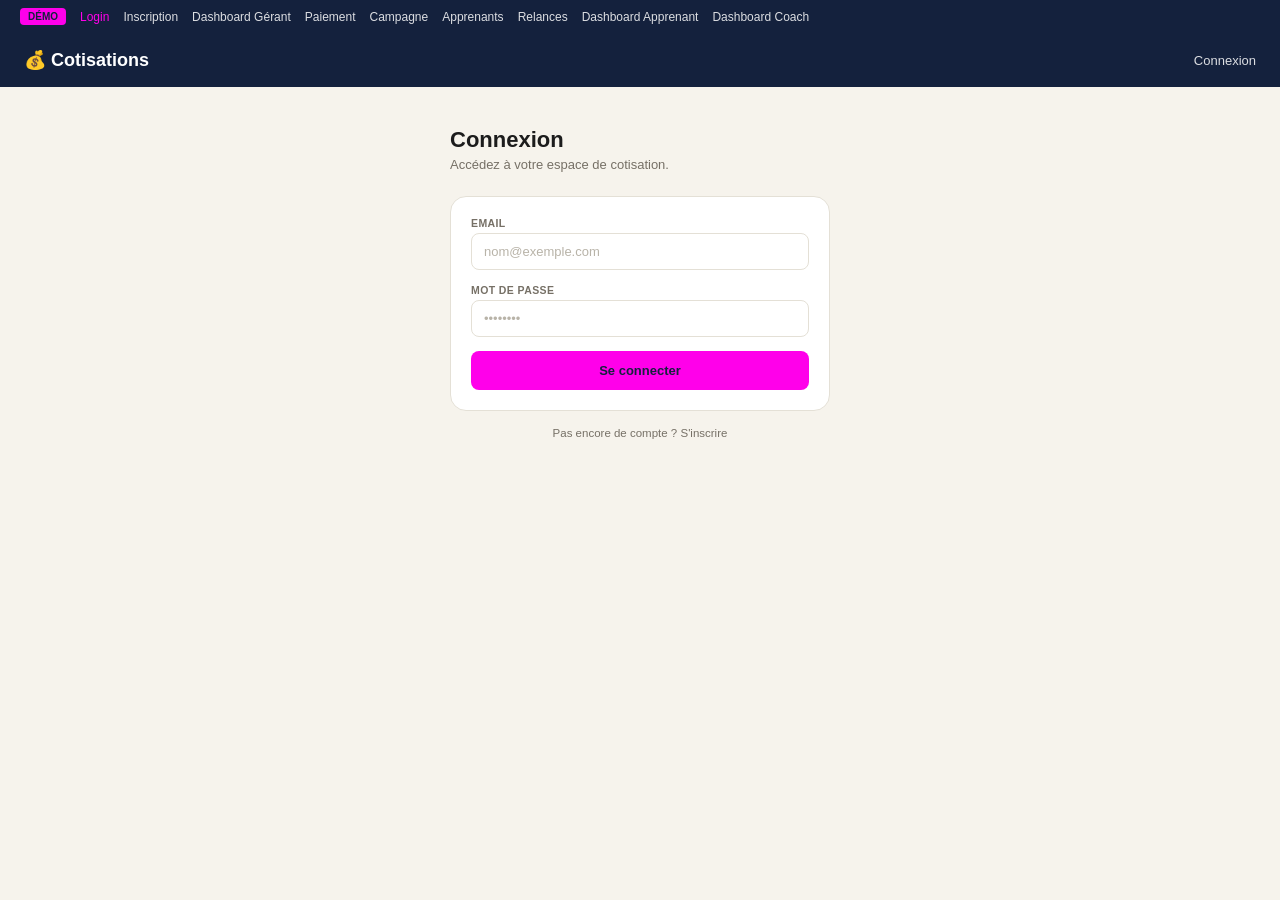
<file: index.html>
<!DOCTYPE html>
<html lang="fr">
<head>
<meta charset="UTF-8">
<meta name="viewport" content="width=device-width, initial-scale=1.0">
<title>Cotisations — Connexion</title>
<link rel="stylesheet" href="style.css">
</head>
<body>

<nav class="demo-nav">
  <span class="tag">Démo</span>
  <a href="index.html" class="active">Login</a>
  <a href="inscription.html">Inscription</a>
  <a href="gerant-dashboard.html">Dashboard Gérant</a>
  <a href="gerant-paiement.html">Paiement</a>
  <a href="gerant-campagne.html">Campagne</a>
  <a href="gerant-apprenants.html">Apprenants</a>
  <a href="gerant-relances.html">Relances</a>
  <a href="apprenant-dashboard.html">Dashboard Apprenant</a>
  <a href="coach-dashboard.html">Dashboard Coach</a>
</nav>

<header class="app">
  <span class="brand">💰 Cotisations</span>
  <span class="page-label">Connexion</span>
</header>

<main>
  <h1>Connexion</h1>
  <p class="subtitle">Accédez à votre espace de cotisation.</p>

  <div class="card">
    <label>Email</label>
    <input type="email" placeholder="nom@exemple.com">

    <label>Mot de passe</label>
    <input type="password" placeholder="••••••••">

    <button class="btn btn-amber">Se connecter</button>
  </div>

  <a href="inscription.html" class="link-muted">Pas encore de compte ? S'inscrire</a>
</main>

</body>
</html>
</file>
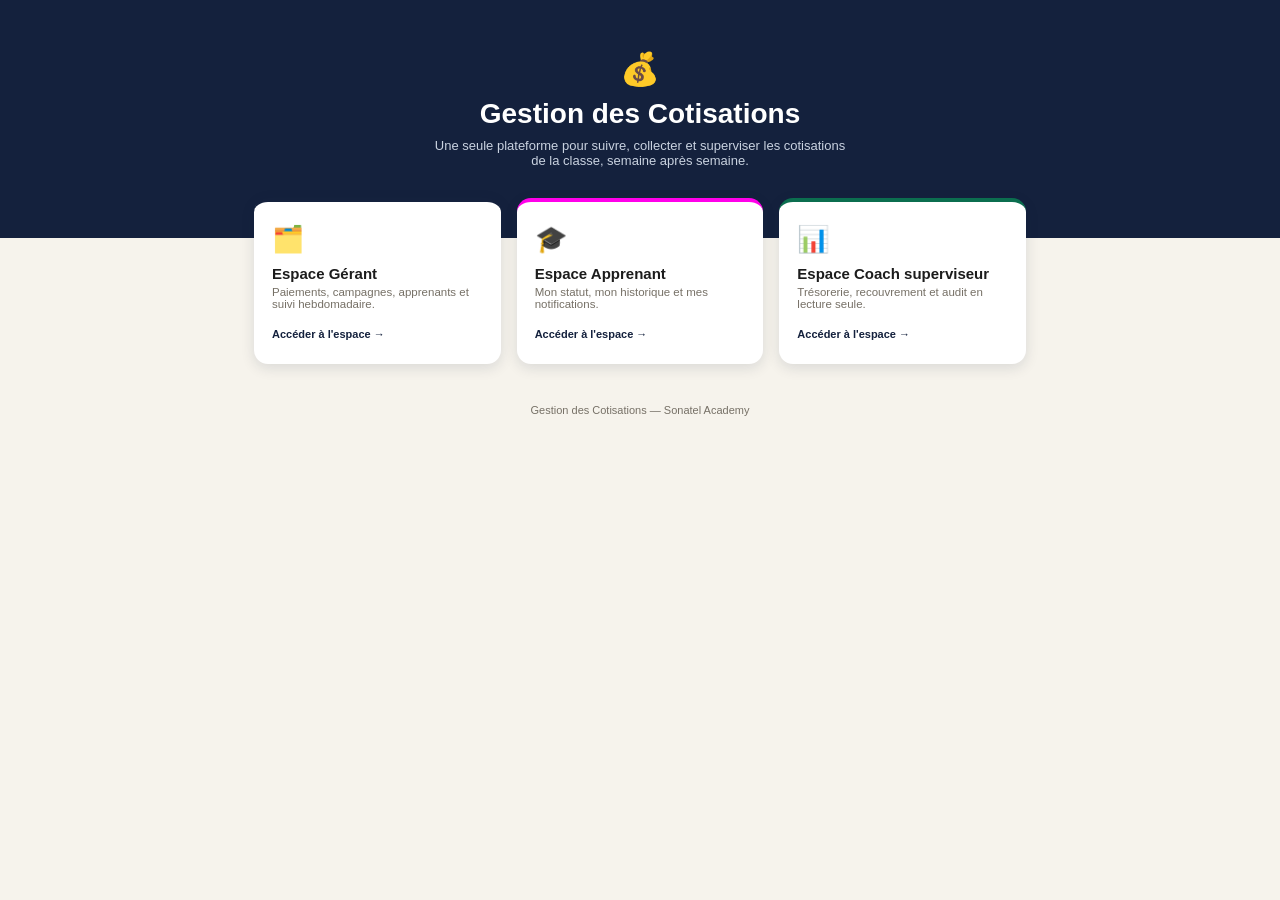
<file: accueil.html>
<!DOCTYPE html>
<html lang="fr">
<head>
<meta charset="UTF-8">
<meta name="viewport" content="width=device-width, initial-scale=1.0">
<title>Cotisations — Accueil</title>
<link rel="stylesheet" href="style.css">
</head>
<body>

<div class="hero-band">
  <div style="font-size:32px; margin-bottom:10px;">💰</div>
  <h1>Gestion des Cotisations</h1>
  <p class="subtitle">Une seule plateforme pour suivre, collecter et superviser les cotisations de la classe, semaine après semaine.</p>
</div>

<div class="space-grid">

  <a href="gerant-dashboard.html" class="space-card role-gerant" style="text-decoration:none; color:inherit;">
    <span class="space-icon">🗂️</span>
    <div class="space-title">Espace Gérant</div>
    <div class="space-desc">Paiements, campagnes, apprenants et suivi hebdomadaire.</div>
    <span class="space-go">Accéder à l'espace →</span>
  </a>

  <a href="apprenant-dashboard.html" class="space-card role-apprenant" style="text-decoration:none; color:inherit;">
    <span class="space-icon">🎓</span>
    <div class="space-title">Espace Apprenant</div>
    <div class="space-desc">Mon statut, mon historique et mes notifications.</div>
    <span class="space-go">Accéder à l'espace →</span>
  </a>

  <a href="coach-dashboard.html" class="space-card role-coach" style="text-decoration:none; color:inherit;">
    <span class="space-icon">📊</span>
    <div class="space-title">Espace Coach superviseur</div>
    <div class="space-desc">Trésorerie, recouvrement et audit en lecture seule.</div>
    <span class="space-go">Accéder à l'espace →</span>
  </a>

</div>

<p class="home-footer2">Gestion des Cotisations — Sonatel Academy</p>

</body>
</html>
</file>
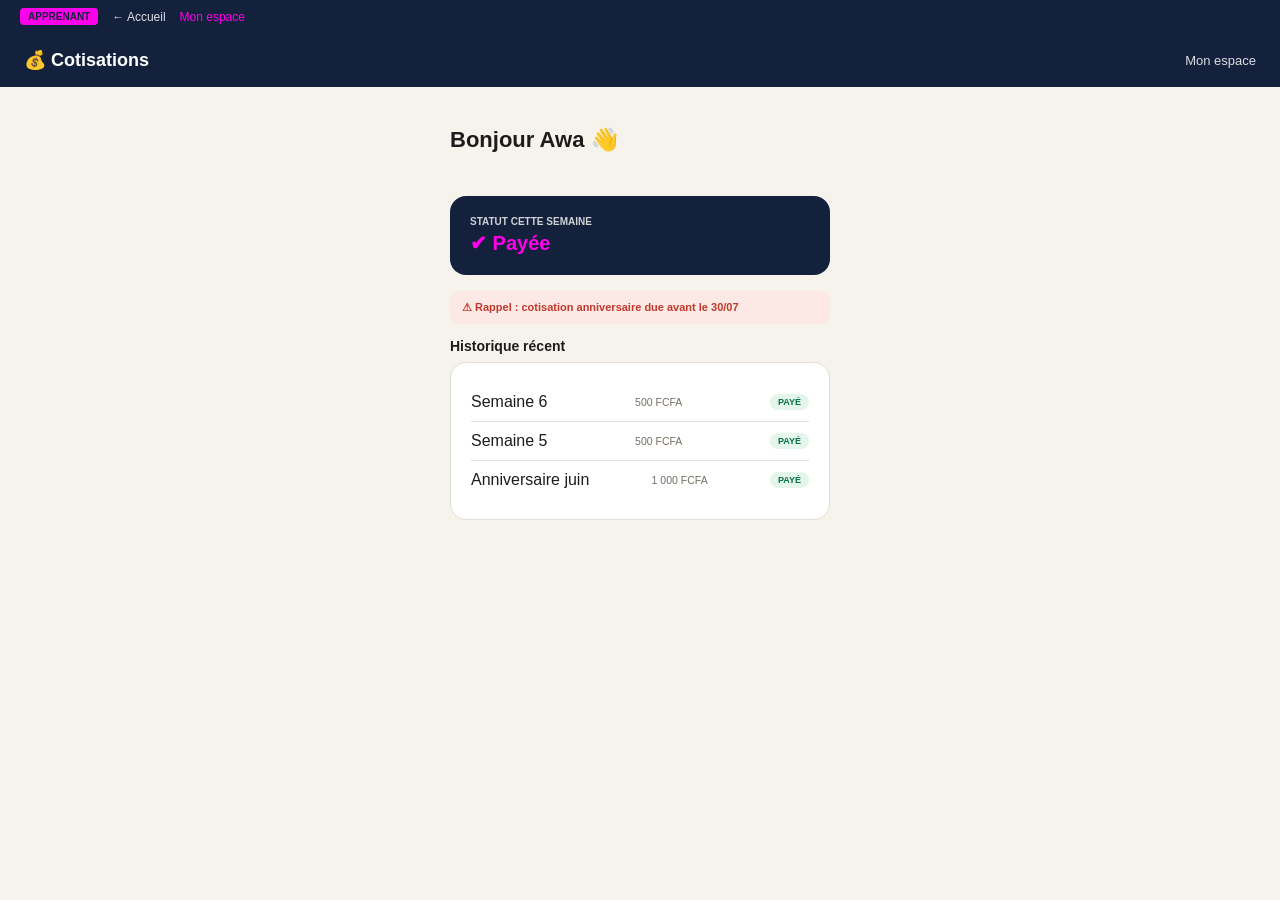
<file: apprenant-dashboard.html>
<!DOCTYPE html>
<html lang="fr">
<head>
<meta charset="UTF-8">
<meta name="viewport" content="width=device-width, initial-scale=1.0">
<title>Cotisations — Mon espace</title>
<link rel="stylesheet" href="style.css">
</head>
<body>

<nav class="demo-nav">
  <span class="tag">Apprenant</span>
  <a href="accueil.html">← Accueil</a>
  <a href="apprenant-dashboard.html" class="active">Mon espace</a>
</nav>

<header class="app">
  <span class="brand">💰 Cotisations</span>
  <span class="page-label">Mon espace</span>
</header>

<main>
  <h1>Bonjour Awa 👋</h1>
  <p class="subtitle">&nbsp;</p>

  <div class="card" style="background:var(--navy); color:#fff; border:none;">
    <div style="font-size:10px; font-weight:700; text-transform:uppercase; opacity:0.8;">Statut cette semaine</div>
    <div style="font-size:20px; font-weight:800; color:var(--amber); margin-top:4px;">✔ Payée</div>
  </div>

  <div class="banner banner-red">
    ⚠ Rappel : cotisation anniversaire due avant le 30/07
  </div>

  <h2 style="font-size:14px; margin-bottom:8px;">Historique récent</h2>
  <div class="card">
    <div class="list-row" style="justify-content:space-between;">
      <span>Semaine 6</span><span class="meta">500 FCFA</span><span class="status status-done">Payé</span>
    </div>
    <div class="list-row" style="justify-content:space-between;">
      <span>Semaine 5</span><span class="meta">500 FCFA</span><span class="status status-done">Payé</span>
    </div>
    <div class="list-row" style="justify-content:space-between;">
      <span>Anniversaire juin</span><span class="meta">1 000 FCFA</span><span class="status status-done">Payé</span>
    </div>
  </div>
</main>

</body>
</html>
</file>
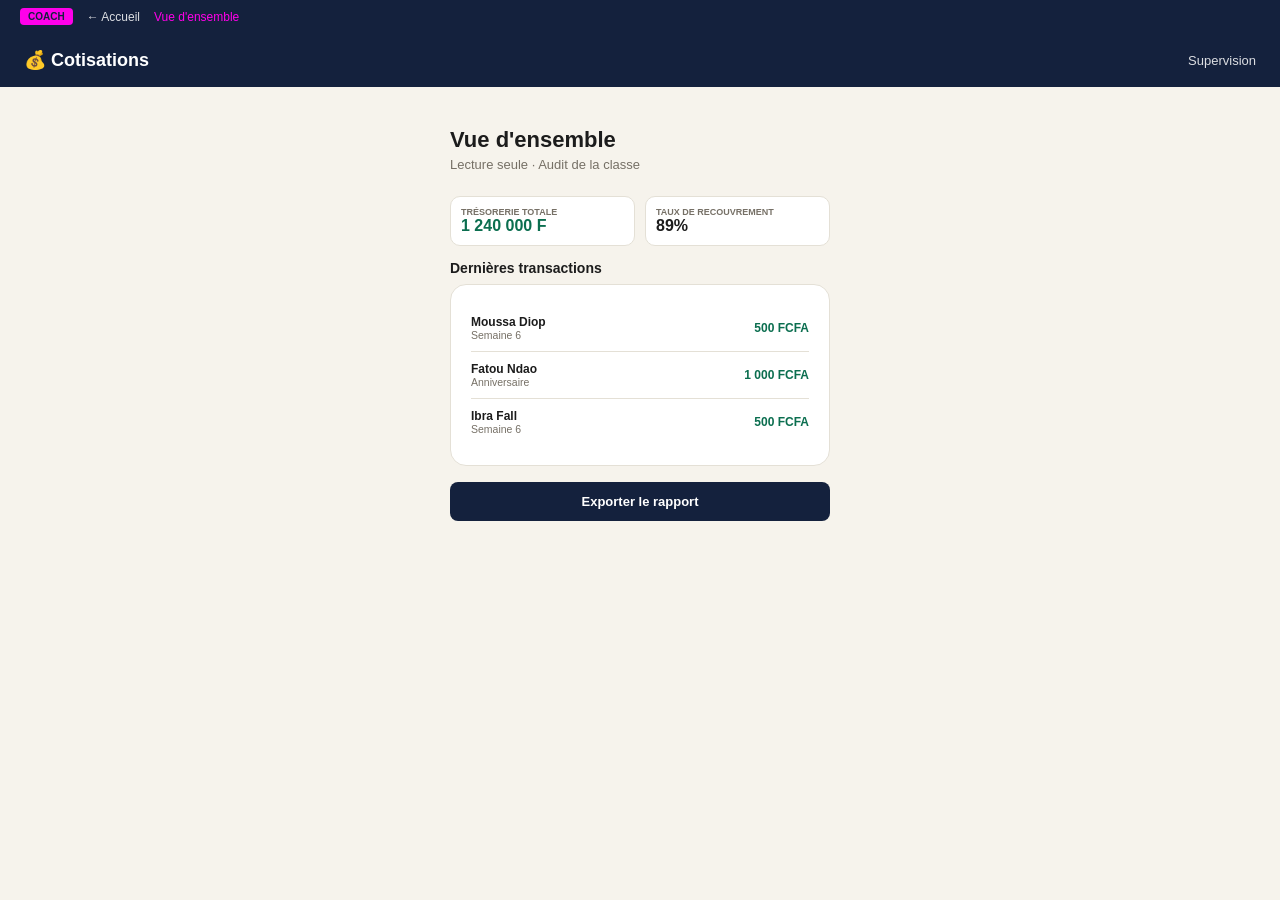
<file: coach-dashboard.html>
<!DOCTYPE html>
<html lang="fr">
<head>
<meta charset="UTF-8">
<meta name="viewport" content="width=device-width, initial-scale=1.0">
<title>Cotisations — Supervision</title>
<link rel="stylesheet" href="style.css">
</head>
<body>

<nav class="demo-nav">
  <span class="tag">Coach</span>
  <a href="accueil.html">← Accueil</a>
  <a href="coach-dashboard.html" class="active">Vue d'ensemble</a>
</nav>

<header class="app">
  <span class="brand">💰 Cotisations</span>
  <span class="page-label">Supervision</span>
</header>

<main>
  <h1>Vue d'ensemble</h1>
  <p class="subtitle">Lecture seule · Audit de la classe</p>

  <div class="stat-row">
    <div class="stat">
      <div class="label">Trésorerie totale</div>
      <div class="value value-green">1 240 000 F</div>
    </div>
    <div class="stat">
      <div class="label">Taux de recouvrement</div>
      <div class="value">89%</div>
    </div>
  </div>

  <h2 style="font-size:14px; margin-bottom:8px;">Dernières transactions</h2>
  <div class="card">
    <div class="list-row" style="justify-content:space-between;">
      <div><div class="name">Moussa Diop</div><div class="meta">Semaine 6</div></div>
      <span style="color:var(--green); font-weight:700; font-size:12px;">500 FCFA</span>
    </div>
    <div class="list-row" style="justify-content:space-between;">
      <div><div class="name">Fatou Ndao</div><div class="meta">Anniversaire</div></div>
      <span style="color:var(--green); font-weight:700; font-size:12px;">1 000 FCFA</span>
    </div>
    <div class="list-row" style="justify-content:space-between;">
      <div><div class="name">Ibra Fall</div><div class="meta">Semaine 6</div></div>
      <span style="color:var(--green); font-weight:700; font-size:12px;">500 FCFA</span>
    </div>
  </div>

  <button class="btn btn-navy">Exporter le rapport</button>
</main>

</body>
</html>
</file>
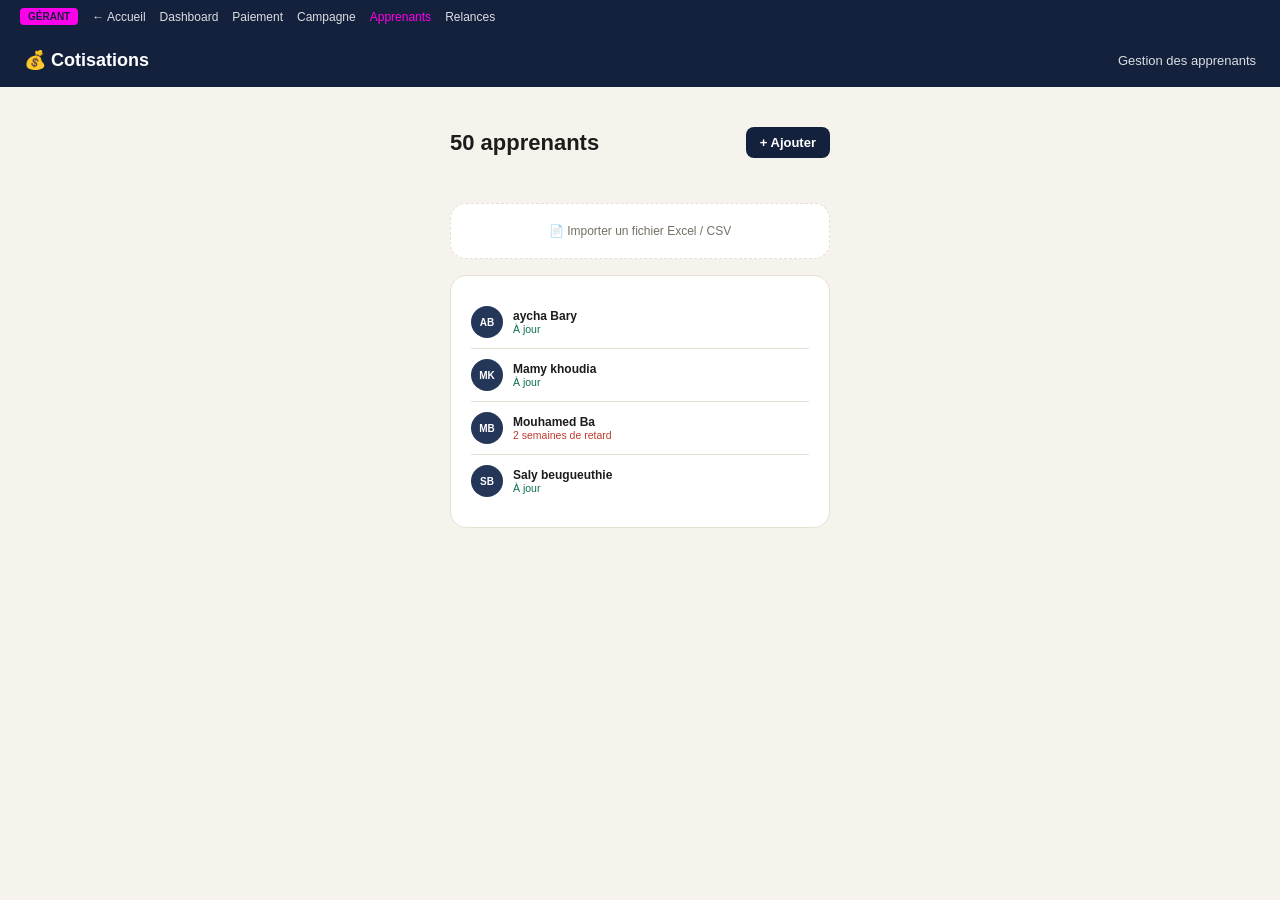
<file: gerant-apprenants.html>
<!DOCTYPE html>
<html lang="fr">
<head>
<meta charset="UTF-8">
<meta name="viewport" content="width=device-width, initial-scale=1.0">
<title>Cotisations — Apprenants</title>
<link rel="stylesheet" href="style.css">
</head>
<body>

<nav class="demo-nav">
  <span class="tag">Gérant</span>
  <a href="accueil.html">← Accueil</a>
  <a href="gerant-dashboard.html">Dashboard</a>
  <a href="gerant-paiement.html">Paiement</a>
  <a href="gerant-campagne.html">Campagne</a>
  <a href="gerant-apprenants.html" class="active">Apprenants</a>
  <a href="gerant-relances.html">Relances</a>
</nav>

<header class="app">
  <span class="brand">💰 Cotisations</span>
  <span class="page-label">Gestion des apprenants</span>
</header>

<main>
  <div class="top-row">
    <h1 style="margin:0;">50 apprenants</h1>
    <button class="btn btn-navy" style="width:auto; padding:8px 14px;">+ Ajouter</button>
  </div>
  <p class="subtitle">&nbsp;</p>

  <div class="card" style="border-style:dashed; text-align:center; color:var(--muted); font-size:12px;">
    📄 Importer un fichier Excel / CSV
  </div>

  <div class="card">
    <div class="list-row">
      <div class="avatar">AB</div>
      <div><div class="name">aycha Bary</div><div class="meta" style="color:var(--green);">À jour</div></div>
    </div>
    <div class="list-row">
      <div class="avatar">MK</div>
      <div><div class="name">Mamy khoudia</div><div class="meta" style="color:var(--green);">À jour</div></div>
    </div>
    <div class="list-row">
      <div class="avatar">MB</div>
      <div><div class="name">Mouhamed Ba</div><div class="meta" style="color:var(--red);">2 semaines de retard</div></div>
    </div>
    <div class="list-row">
      <div class="avatar">SB</div>
      <div><div class="name">Saly beugueuthie</div><div class="meta" style="color:var(--green);">À jour</div></div>
    </div>
  </div>
</main>

</body>
</html>
</file>
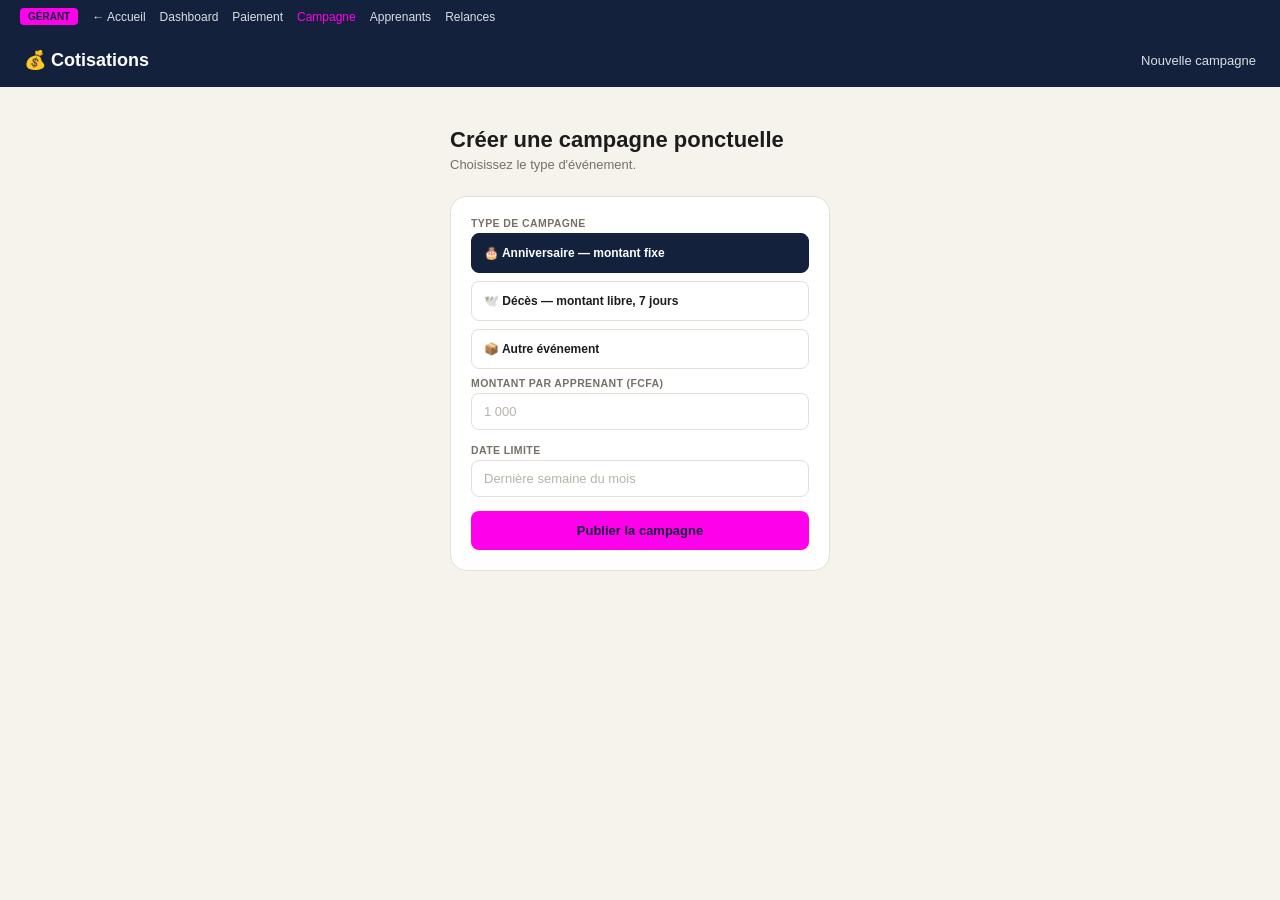
<file: gerant-campagne.html>
<!DOCTYPE html>
<html lang="fr">
<head>
<meta charset="UTF-8">
<meta name="viewport" content="width=device-width, initial-scale=1.0">
<title>Cotisations — Nouvelle campagne</title>
<link rel="stylesheet" href="style.css">
</head>
<body>

<nav class="demo-nav">
  <span class="tag">Gérant</span>
  <a href="accueil.html">← Accueil</a>
  <a href="gerant-dashboard.html">Dashboard</a>
  <a href="gerant-paiement.html">Paiement</a>
  <a href="gerant-campagne.html" class="active">Campagne</a>
  <a href="gerant-apprenants.html">Apprenants</a>
  <a href="gerant-relances.html">Relances</a>
</nav>

<header class="app">
  <span class="brand">💰 Cotisations</span>
  <span class="page-label">Nouvelle campagne</span>
</header>

<main>
  <h1>Créer une campagne ponctuelle</h1>
  <p class="subtitle">Choisissez le type d'événement.</p>

  <div class="card">
    <label>Type de campagne</label>
    <div class="option option-selected">🎂 Anniversaire — montant fixe</div>
    <div class="option">🕊️ Décès — montant libre, 7 jours</div>
    <div class="option">📦 Autre événement</div>

    <label style="margin-top:6px;">Montant par apprenant (FCFA)</label>
    <input type="text" placeholder="1 000">

    <label>Date limite</label>
    <input type="text" placeholder="Dernière semaine du mois">

    <button class="btn btn-amber">Publier la campagne</button>
  </div>
</main>

</body>
</html>
</file>
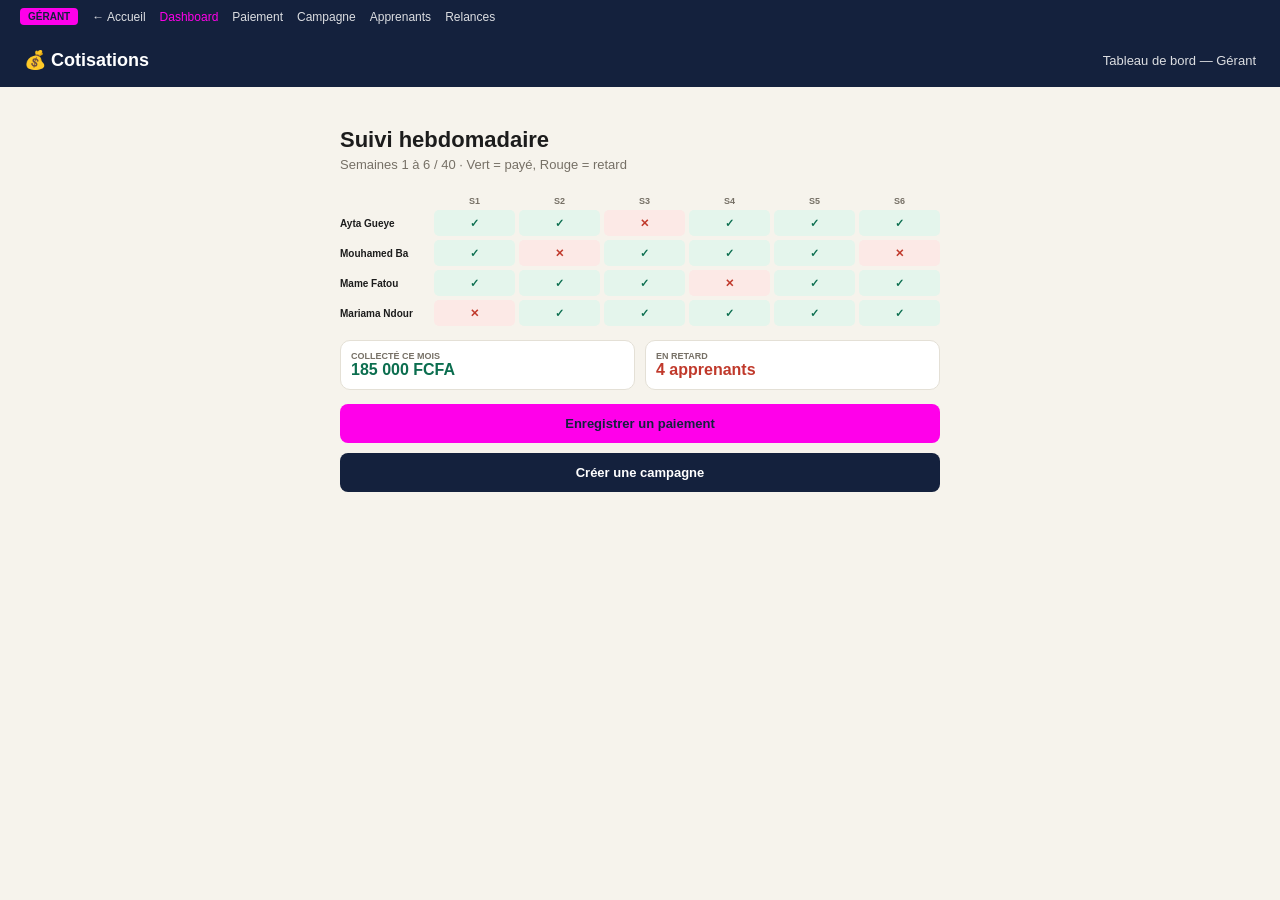
<file: gerant-dashboard.html>
<!DOCTYPE html>
<html lang="fr">
<head>
<meta charset="UTF-8">
<meta name="viewport" content="width=device-width, initial-scale=1.0">
<title>Cotisations — Dashboard Gérant</title>
<link rel="stylesheet" href="style.css">
</head>
<body>

<nav class="demo-nav">
  <span class="tag">Gérant</span>
  <a href="accueil.html">← Accueil</a>
  <a href="gerant-dashboard.html" class="active">Dashboard</a>
  <a href="gerant-paiement.html">Paiement</a>
  <a href="gerant-campagne.html">Campagne</a>
  <a href="gerant-apprenants.html">Apprenants</a>
  <a href="gerant-relances.html">Relances</a>
</nav>

<header class="app">
  <span class="brand">💰 Cotisations</span>
  <span class="page-label">Tableau de bord — Gérant</span>
</header>

<main class="wide">
  <h1>Suivi hebdomadaire</h1>
  <p class="subtitle">Semaines 1 à 6 / 40 · Vert = payé, Rouge = retard</p>

  <div class="grid-weeks">
    <div></div>
    <div class="head">S1</div><div class="head">S2</div><div class="head">S3</div>
    <div class="head">S4</div><div class="head">S5</div><div class="head">S6</div>

    <div class="name">Ayta Gueye</div>
    <div class="cell cell-paid">✓</div><div class="cell cell-paid">✓</div><div class="cell cell-late">✕</div>
    <div class="cell cell-paid">✓</div><div class="cell cell-paid">✓</div><div class="cell cell-paid">✓</div>

    <div class="name">Mouhamed Ba</div>
    <div class="cell cell-paid">✓</div><div class="cell cell-late">✕</div><div class="cell cell-paid">✓</div>
    <div class="cell cell-paid">✓</div><div class="cell cell-paid">✓</div><div class="cell cell-late">✕</div>

    <div class="name"> Mame Fatou</div>
    <div class="cell cell-paid">✓</div><div class="cell cell-paid">✓</div><div class="cell cell-paid">✓</div>
    <div class="cell cell-late">✕</div><div class="cell cell-paid">✓</div><div class="cell cell-paid">✓</div>

    <div class="name">Mariama Ndour</div>
    <div class="cell cell-late">✕</div><div class="cell cell-paid">✓</div><div class="cell cell-paid">✓</div>
    <div class="cell cell-paid">✓</div><div class="cell cell-paid">✓</div><div class="cell cell-paid">✓</div>
  </div>

  <div class="stat-row">
    <div class="stat">
      <div class="label">Collecté ce mois</div>
      <div class="value value-green">185 000 FCFA</div>
    </div>
    <div class="stat">
      <div class="label">En retard</div>
      <div class="value value-red">4 apprenants</div>
    </div>
  </div>

  <a href="gerant-paiement.html"><button class="btn btn-amber" style="margin-bottom:10px;">Enregistrer un paiement</button></a>
  <a href="gerant-campagne.html"><button class="btn btn-navy">Créer une campagne</button></a>
</main>

</body>
</html>
</file>
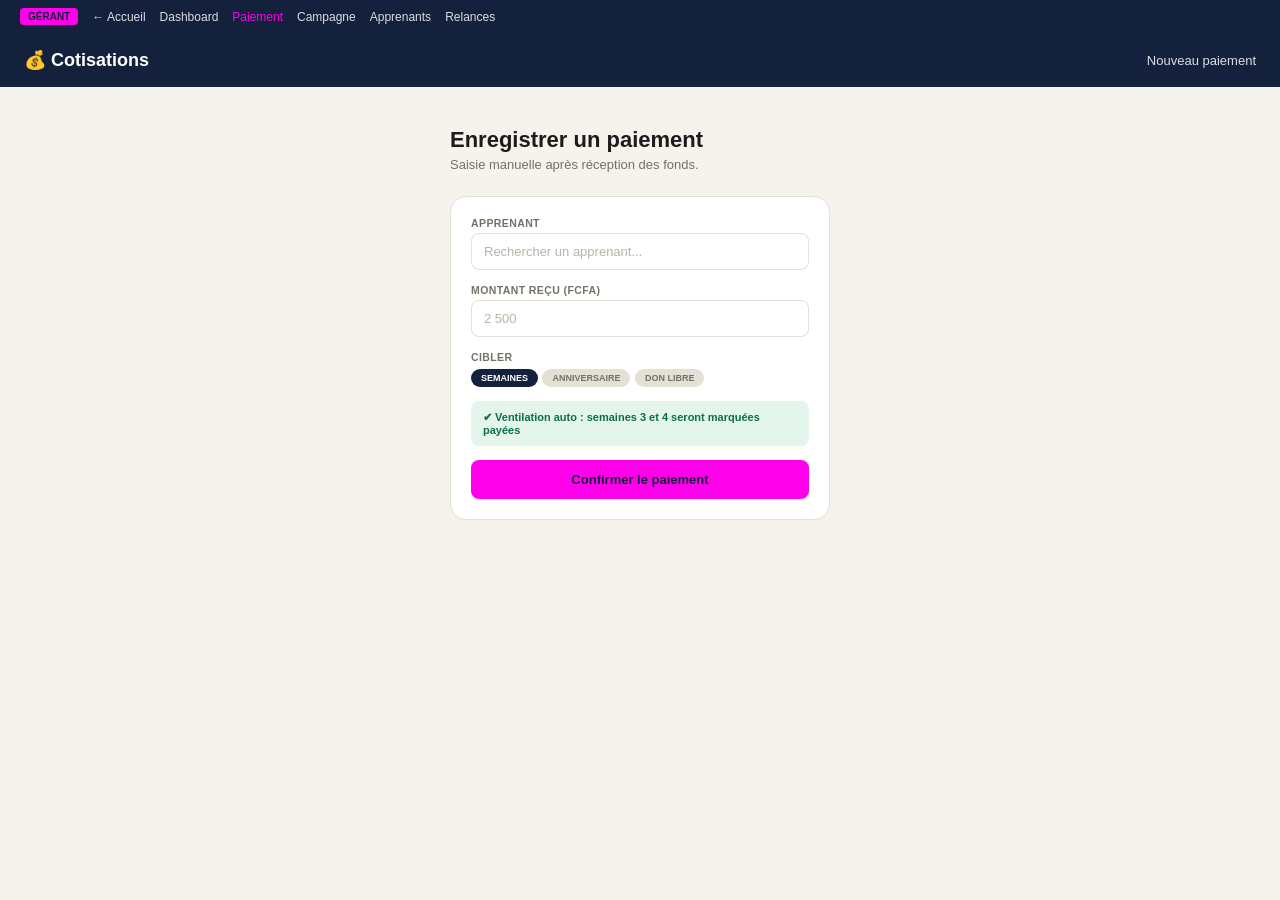
<file: gerant-paiement.html>
<!DOCTYPE html>
<html lang="fr">
<head>
<meta charset="UTF-8">
<meta name="viewport" content="width=device-width, initial-scale=1.0">
<title>Cotisations — Nouveau paiement</title>
<link rel="stylesheet" href="style.css">
</head>
<body>

<nav class="demo-nav">
  <span class="tag">Gérant</span>
  <a href="accueil.html">← Accueil</a>
  <a href="gerant-dashboard.html">Dashboard</a>
  <a href="gerant-paiement.html" class="active">Paiement</a>
  <a href="gerant-campagne.html">Campagne</a>
  <a href="gerant-apprenants.html">Apprenants</a>
  <a href="gerant-relances.html">Relances</a>
</nav>

<header class="app">
  <span class="brand">💰 Cotisations</span>
  <span class="page-label">Nouveau paiement</span>
</header>

<main>
  <h1>Enregistrer un paiement</h1>
  <p class="subtitle">Saisie manuelle après réception des fonds.</p>

  <div class="card">
    <label>Apprenant</label>
    <input type="text" placeholder="Rechercher un apprenant...">

    <label>Montant reçu (FCFA)</label>
    <input type="text" placeholder="2 500">

    <label>Cibler</label>
    <div style="margin-bottom:14px;">
      <span class="pill pill-active">Semaines</span>
      <span class="pill pill-inactive">Anniversaire</span>
      <span class="pill pill-inactive">Don libre</span>
    </div>

    <div class="banner banner-green">
      ✔ Ventilation auto : semaines 3 et 4 seront marquées payées
    </div>

    <button class="btn btn-amber">Confirmer le paiement</button>
  </div>
</main>

</body>
</html>
</file>
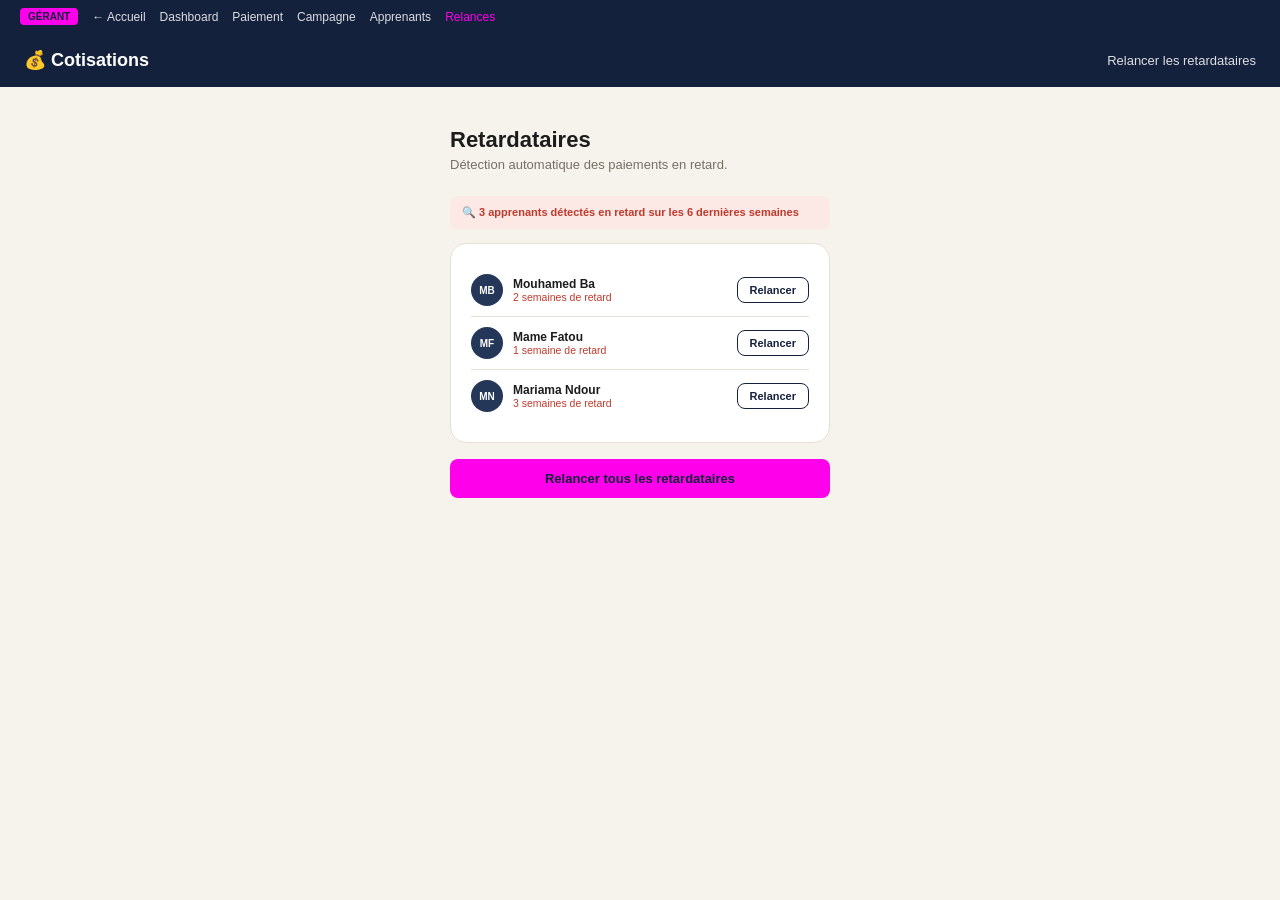
<file: gerant-relances.html>
<!DOCTYPE html>
<html lang="fr">
<head>
<meta charset="UTF-8">
<meta name="viewport" content="width=device-width, initial-scale=1.0">
<title>Cotisations — Relances</title>
<link rel="stylesheet" href="style.css">
</head>
<body>

<nav class="demo-nav">
  <span class="tag">Gérant</span>
  <a href="accueil.html">← Accueil</a>
  <a href="gerant-dashboard.html">Dashboard</a>
  <a href="gerant-paiement.html">Paiement</a>
  <a href="gerant-campagne.html">Campagne</a>
  <a href="gerant-apprenants.html">Apprenants</a>
  <a href="gerant-relances.html" class="active">Relances</a>
</nav>

<header class="app">
  <span class="brand">💰 Cotisations</span>
  <span class="page-label">Relancer les retardataires</span>
</header>

<main>
  <h1>Retardataires</h1>
  <p class="subtitle">Détection automatique des paiements en retard.</p>

  <div class="banner banner-red">
    🔍 3 apprenants détectés en retard sur les 6 dernières semaines
  </div>

  <div class="card">
    <div class="list-row" style="justify-content:space-between;">
      <div class="list-row" style="padding:0; border:none;">
        <div class="avatar">MB</div>
        <div><div class="name">Mouhamed Ba</div><div class="meta" style="color:var(--red);">2 semaines de retard</div></div>
      </div>
      <button class="btn btn-outline" style="width:auto; padding:6px 12px; font-size:11px;">Relancer</button>
    </div>
    <div class="list-row" style="justify-content:space-between;">
      <div class="list-row" style="padding:0; border:none;">
        <div class="avatar">MF</div>
        <div><div class="name">Mame Fatou</div><div class="meta" style="color:var(--red);">1 semaine de retard</div></div>
      </div>
      <button class="btn btn-outline" style="width:auto; padding:6px 12px; font-size:11px;">Relancer</button>
    </div>
    <div class="list-row" style="justify-content:space-between;">
      <div class="list-row" style="padding:0; border:none;">
        <div class="avatar">MN</div>
        <div><div class="name">Mariama Ndour</div><div class="meta" style="color:var(--red);">3 semaines de retard</div></div>
      </div>
      <button class="btn btn-outline" style="width:auto; padding:6px 12px; font-size:11px;">Relancer</button>
    </div>
  </div>

  <button class="btn btn-amber">Relancer tous les retardataires</button>
</main>

</body>
</html>
</file>
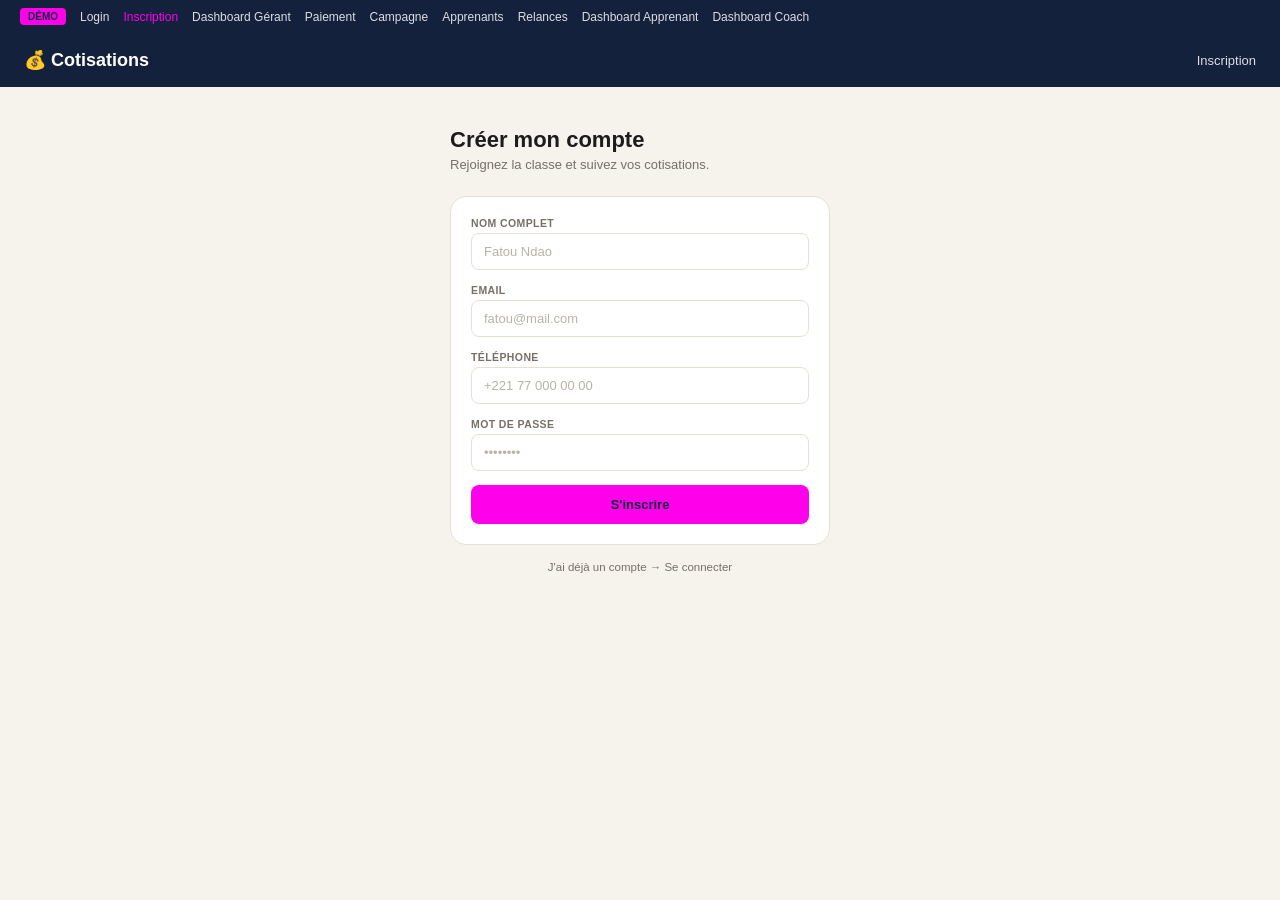
<file: inscription.html>
<!DOCTYPE html>
<html lang="fr">
<head>
<meta charset="UTF-8">
<meta name="viewport" content="width=device-width, initial-scale=1.0">
<title>Cotisations — Inscription</title>
<link rel="stylesheet" href="style.css">
</head>
<body>

<nav class="demo-nav">
  <span class="tag">Démo</span>
  <a href="index.html">Login</a>
  <a href="inscription.html" class="active">Inscription</a>
  <a href="gerant-dashboard.html">Dashboard Gérant</a>
  <a href="gerant-paiement.html">Paiement</a>
  <a href="gerant-campagne.html">Campagne</a>
  <a href="gerant-apprenants.html">Apprenants</a>
  <a href="gerant-relances.html">Relances</a>
  <a href="apprenant-dashboard.html">Dashboard Apprenant</a>
  <a href="coach-dashboard.html">Dashboard Coach</a>
</nav>

<header class="app">
  <span class="brand">💰 Cotisations</span>
  <span class="page-label">Inscription</span>
</header>

<main>
  <h1>Créer mon compte</h1>
  <p class="subtitle">Rejoignez la classe et suivez vos cotisations.</p>

  <div class="card">
    <label>Nom complet</label>
    <input type="text" placeholder="Fatou Ndao">

    <label>Email</label>
    <input type="email" placeholder="fatou@mail.com">

    <label>Téléphone</label>
    <input type="tel" placeholder="+221 77 000 00 00">

    <label>Mot de passe</label>
    <input type="password" placeholder="••••••••">

    <button class="btn btn-amber">S'inscrire</button>
  </div>

  <a href="index.html" class="link-muted">J'ai déjà un compte → Se connecter</a>
</main>

</body>
</html>
</file>
<file: style.css>
:root{
  --navy:#14213D;
  --navy-light:#243759;
  --amber:#ff00ea;
  --green:#0B6E4F;
  --red:#C0392B;
  --sand:#F6F3EC;
  --white:#FFFFFF;
  --text:#1C1C1C;
  --muted:#767066;
  --line:#E4E0D6;
  --green-bg:#E4F5EC;
  --red-bg:#FCE9E6;
}
*{ box-sizing: border-box; }
body{
  margin:0;
  font-family: -apple-system, "Segoe UI", Roboto, sans-serif;
  background: var(--sand);
  color: var(--text);
}
a{ color: inherit; text-decoration:none; }

.demo-nav{
  background: var(--navy);
  color:#fff;
  font-size:12px;
  padding:8px 20px;
  display:flex;
  flex-wrap:wrap;
  gap:14px;
  align-items:center;
}
.demo-nav .tag{
  background:var(--amber);
  color:var(--navy);
  font-weight:700;
  padding:3px 8px;
  border-radius:4px;
  font-size:10px;
  text-transform:uppercase;
}
.demo-nav a{ opacity:0.85; }
.demo-nav a:hover{ opacity:1; text-decoration:underline; }
.demo-nav a.active{ color: var(--amber); opacity:1; }

header.app{
  background: var(--navy);
  color:#fff;
  padding:16px 24px;
  display:flex;
  align-items:center;
  justify-content:space-between;
}
header.app .brand{ font-weight:800; font-size:18px; }
header.app .page-label{ font-size:13px; opacity:0.85; }

main{
  max-width:420px;
  margin:0 auto;
  padding:40px 20px 60px;
}
main.wide{ max-width:640px; }

h1{ font-size:22px; font-weight:800; margin:0 0 4px; }
.subtitle{ font-size:13px; color:var(--muted); margin:0 0 24px; }

.card{
  background:var(--white);
  border:1px solid var(--line);
  border-radius:16px;
  padding:20px;
  margin-bottom:16px;
}

label{
  display:block;
  font-size:10.5px;
  font-weight:700;
  text-transform:uppercase;
  letter-spacing:0.4px;
  color:var(--muted);
  margin-bottom:4px;
}
input, select{
  width:100%;
  border:1.5px solid var(--line);
  border-radius:8px;
  padding:10px 12px;
  font-size:13px;
  margin-bottom:14px;
  font-family:inherit;
  color:var(--text);
}
input::placeholder{ color:#b8b3a8; }

.btn{
  display:block;
  width:100%;
  text-align:center;
  padding:12px;
  border-radius:8px;
  font-weight:700;
  font-size:13px;
  border:none;
  cursor:pointer;
}
.btn-amber{ background:var(--amber); color:var(--navy); }
.btn-navy{ background:var(--navy); color:#fff; }
.btn-outline{ background:#fff; border:1.5px solid var(--navy); color:var(--navy); }
.btn-danger{ background:#fff; border:1.5px solid var(--red); color:var(--red); }
.btn-ghost{ background:none; color:var(--muted); font-weight:500; font-size:12px; }

.link-muted{
  display:block;
  text-align:center;
  font-size:11.5px;
  color:var(--muted);
  margin-top:10px;
}
.link-muted:hover{ color:var(--navy); }

.pill{
  display:inline-block;
  font-size:9px;
  font-weight:700;
  text-transform:uppercase;
  padding:4px 10px;
  border-radius:20px;
}
.pill-active{ background:var(--navy); color:#fff; }
.pill-inactive{ background:var(--line); color:var(--muted); }

.status{ font-size:9px; font-weight:700; text-transform:uppercase; padding:3px 8px; border-radius:20px; display:inline-block; }
.status-upcoming{ background:#EAF0FF; color:var(--navy); }
.status-done{ background:var(--green-bg); color:var(--green); }
.status-late{ background:var(--red-bg); color:var(--red); }

.grid-weeks{
  display:grid;
  grid-template-columns: 90px repeat(6, 1fr);
  gap:4px;
  font-size:10px;
  align-items:center;
  margin:14px 0;
}
.grid-weeks .head{ font-weight:700; color:var(--muted); text-align:center; font-size:9px; }
.grid-weeks .name{ font-weight:600; }
.cell{ height:26px; border-radius:5px; display:flex; align-items:center; justify-content:center; font-weight:700; font-size:11px; }
.cell-paid{ background:var(--green-bg); color:var(--green); }
.cell-late{ background:var(--red-bg); color:var(--red); }

.stat-row{ display:flex; gap:10px; margin-bottom:14px; }
.stat{ flex:1; background:var(--white); border:1px solid var(--line); border-radius:10px; padding:10px; }
.stat .label{ font-size:9px; color:var(--muted); text-transform:uppercase; font-weight:700; }
.stat .value{ font-size:16px; font-weight:800; }
.value-green{ color:var(--green); }
.value-red{ color:var(--red); }

.avatar{
  width:32px; height:32px; border-radius:50%;
  background:var(--navy-light); color:#fff;
  display:flex; align-items:center; justify-content:center;
  font-size:10px; font-weight:700; flex-shrink:0;
}
.list-row{ display:flex; align-items:center; gap:10px; padding:10px 0; border-top:1px solid var(--line); }
.list-row:first-child{ border-top:none; }
.list-row .name{ font-size:12px; font-weight:600; }
.list-row .meta{ font-size:10.5px; color:var(--muted); }

.banner{ border-radius:8px; padding:10px 12px; font-size:11px; font-weight:600; margin-bottom:14px; }
.banner-green{ background:var(--green-bg); color:var(--green); }
.banner-red{ background:var(--red-bg); color:var(--red); }

.option{
  border:1.5px solid var(--line);
  border-radius:8px;
  padding:12px;
  font-size:12px;
  font-weight:600;
  margin-bottom:8px;
}
.option-selected{ background:var(--navy); color:#fff; border-color:var(--navy); }

.top-row{ display:flex; justify-content:space-between; align-items:center; margin-bottom:6px; }

/* ---- Page d'accueil : sélecteur d'espace ---- */
:root{ --violet:#6C63FF; --violet-bg:#EEEDFE; }
.home-wrap{
  max-width:480px;
  margin:0 auto;
  padding:60px 24px;
  text-align:center;
}
.logo-circle{
  width:64px; height:64px;
  border-radius:50%;
  background:var(--violet);
  margin:0 auto 20px;
}
.home-wrap h1{
  color:var(--violet);
  font-size:26px;
  margin-bottom:8px;
}
.home-wrap .subtitle{ margin-bottom:32px; }
.role-card{
  display:flex;
  align-items:center;
  gap:14px;
  background:var(--white);
  border:1px solid var(--line);
  border-radius:16px;
  padding:16px 18px;
  margin-bottom:14px;
  text-align:left;
  transition:transform .1s;
}
.role-card:hover{ transform:translateY(-2px); }
.role-icon{
  width:44px; height:44px;
  border-radius:12px;
  background:var(--violet-bg);
  display:flex; align-items:center; justify-content:center;
  font-size:20px;
  flex-shrink:0;
}
.role-card .role-title{ font-weight:700; font-size:14px; }
.role-card .role-desc{ font-size:11.5px; color:var(--muted); }
.role-arrow{ margin-left:auto; color:var(--violet); font-size:18px; }
.home-footer{ margin-top:30px; font-size:11px; color:var(--muted); }

/* ---- Page d'accueil v2 (design distinct) ---- */
.hero-band{
  background: var(--navy);
  color:#fff;
  padding:50px 24px 70px;
  text-align:center;
}
.hero-band h1{
  font-size:28px;
  margin-bottom:8px;
  color:#fff;
}
.hero-band .subtitle{
  color:#c9d2e0;
  max-width:420px;
  margin:0 auto;
}
.space-grid{
  max-width:820px;
  margin:-40px auto 40px;
  padding:0 24px;
  display:grid;
  grid-template-columns:repeat(auto-fit, minmax(220px, 1fr));
  gap:16px;
}
.space-card{
  background:var(--white);
  border-radius:14px;
  padding:22px 18px;
  box-shadow:0 4px 14px rgba(20,33,61,0.12);
  border-top:4px solid var(--navy);
  text-align:left;
}
.space-card.role-apprenant{ border-top-color: var(--amber); }
.space-card.role-coach{ border-top-color: var(--green); }
.space-card.role-gerant{ border-top-color: var(--navy); }
.space-card .space-icon{ font-size:26px; margin-bottom:10px; display:block; }
.space-card .space-title{ font-weight:800; font-size:15px; margin-bottom:4px; }
.space-card .space-desc{ font-size:11.5px; color:var(--muted); margin-bottom:14px; }
.space-card .space-go{
  font-size:11px; font-weight:700; color:var(--navy);
  display:inline-flex; align-items:center; gap:4px;
}
.home-footer2{ text-align:center; font-size:11px; color:var(--muted); padding-bottom:30px; }
</file>
